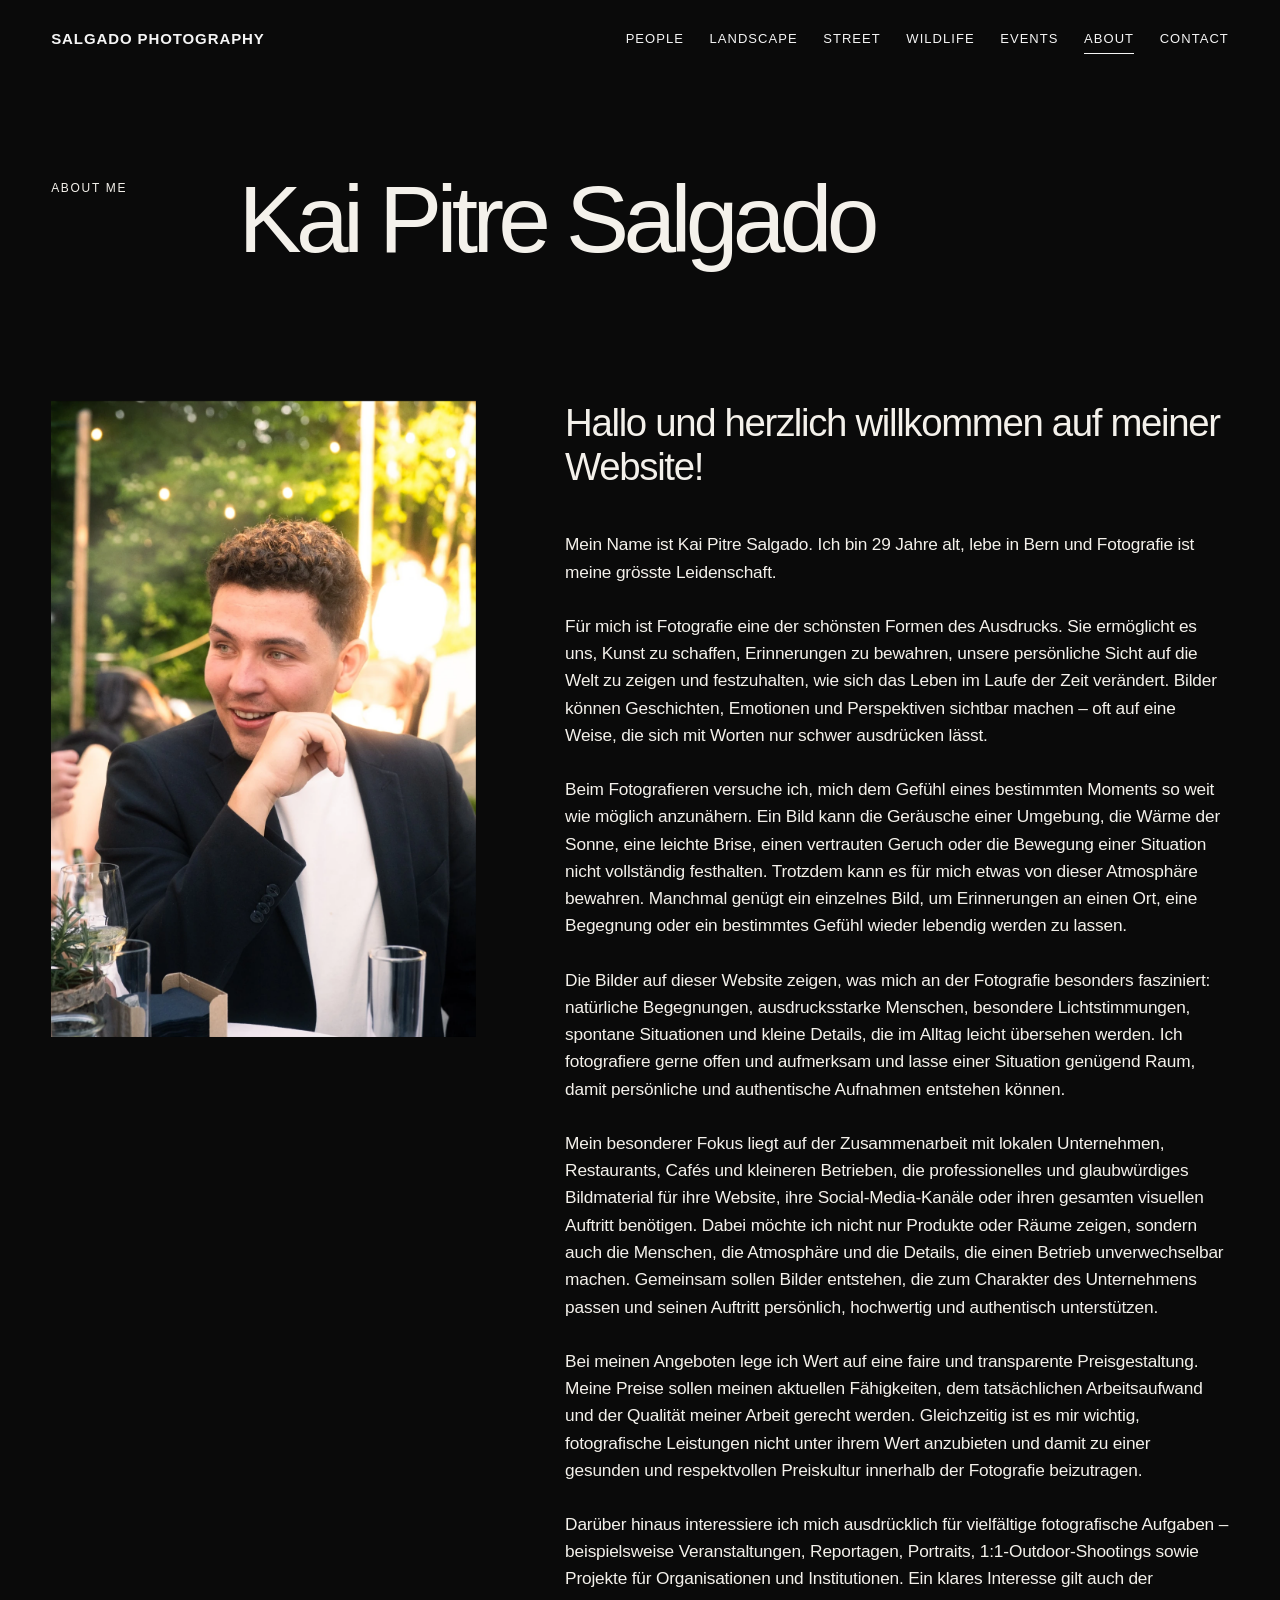
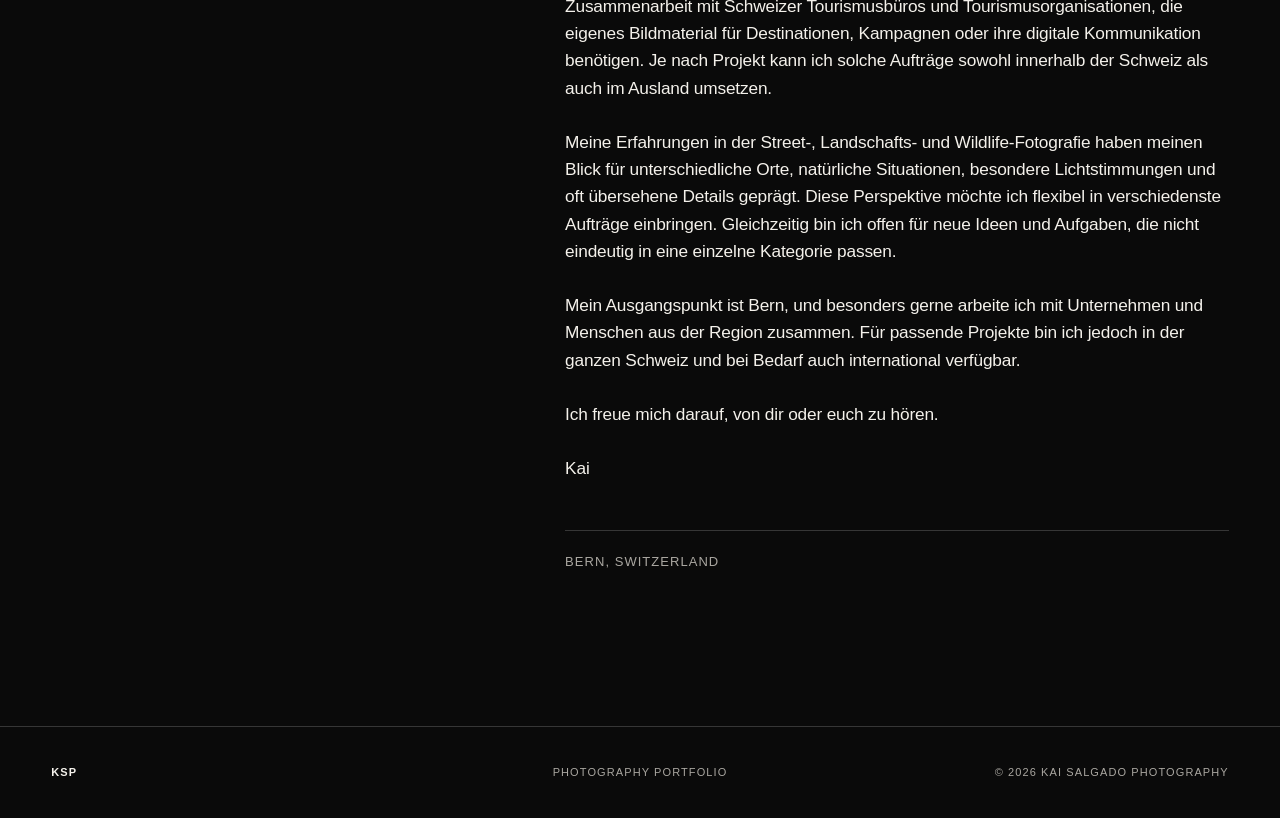
<file: about.html>
<!doctype html>
<html lang="en">
<head>
  <title>About — Kai Salgado Photography</title>

  <meta charset="utf-8">
  <meta name="viewport" content="width=device-width, initial-scale=1, viewport-fit=cover">
  <meta name="theme-color" content="#0a0a0a">
  <meta name="color-scheme" content="dark">
  <meta name="description" content="Photography portfolio of Kai Salgado Photography.">
  <link rel="icon" href="assets/favicon.svg" type="image/svg+xml">
  <link rel="stylesheet" href="assets/css/styles.css?v=20260803-family-photo-fix">
  <script defer src="assets/js/site-data.js?v=20260803-family-photo-fix"></script>
  <script defer src="assets/js/main.js?v=20260803-family-photo-fix"></script>
</head>
<body class="page-text">

<header class="site-header" data-header>
  <a class="brand" href="index.html" aria-label="Home">SALGADO PHOTOGRAPHY</a>
  <button class="menu-toggle" type="button" aria-expanded="false" aria-controls="site-navigation" data-menu-toggle>
    <span class="menu-toggle__label">Menu</span>
    <span class="menu-toggle__icon" aria-hidden="true"><i></i><i></i></span>
  </button>
  <nav class="site-nav" id="site-navigation" aria-label="Primary navigation" data-nav>
    <a href="gallery.html?category=people">People</a>
    <a href="gallery.html?category=landscape">Landscape</a>
    <a href="gallery.html?category=street">Street</a>
    <a href="gallery.html?category=wildlife">Wildlife</a>
    <a href="gallery.html?category=events">Events</a>
    <a href="about.html">About</a>
    <a href="contact.html">Contact</a>
  </nav>
</header>

<main class="text-page">
  <section class="text-page__intro">
    <p class="eyebrow">About me</p>
    <h1>Kai Pitre Salgado</h1>
  </section>
  <section class="about-layout">
    <div class="about-layout__image" data-about-image></div>
    <div class="about-layout__copy" data-about-copy></div>
  </section>
</main>

<footer class="site-footer">
  <a href="index.html" class="site-footer__brand">KSP</a>
  <p>Photography portfolio</p>
  <p>© <span data-year></span> Kai Salgado Photography</p>
</footer>

</body>
</html>
</file>
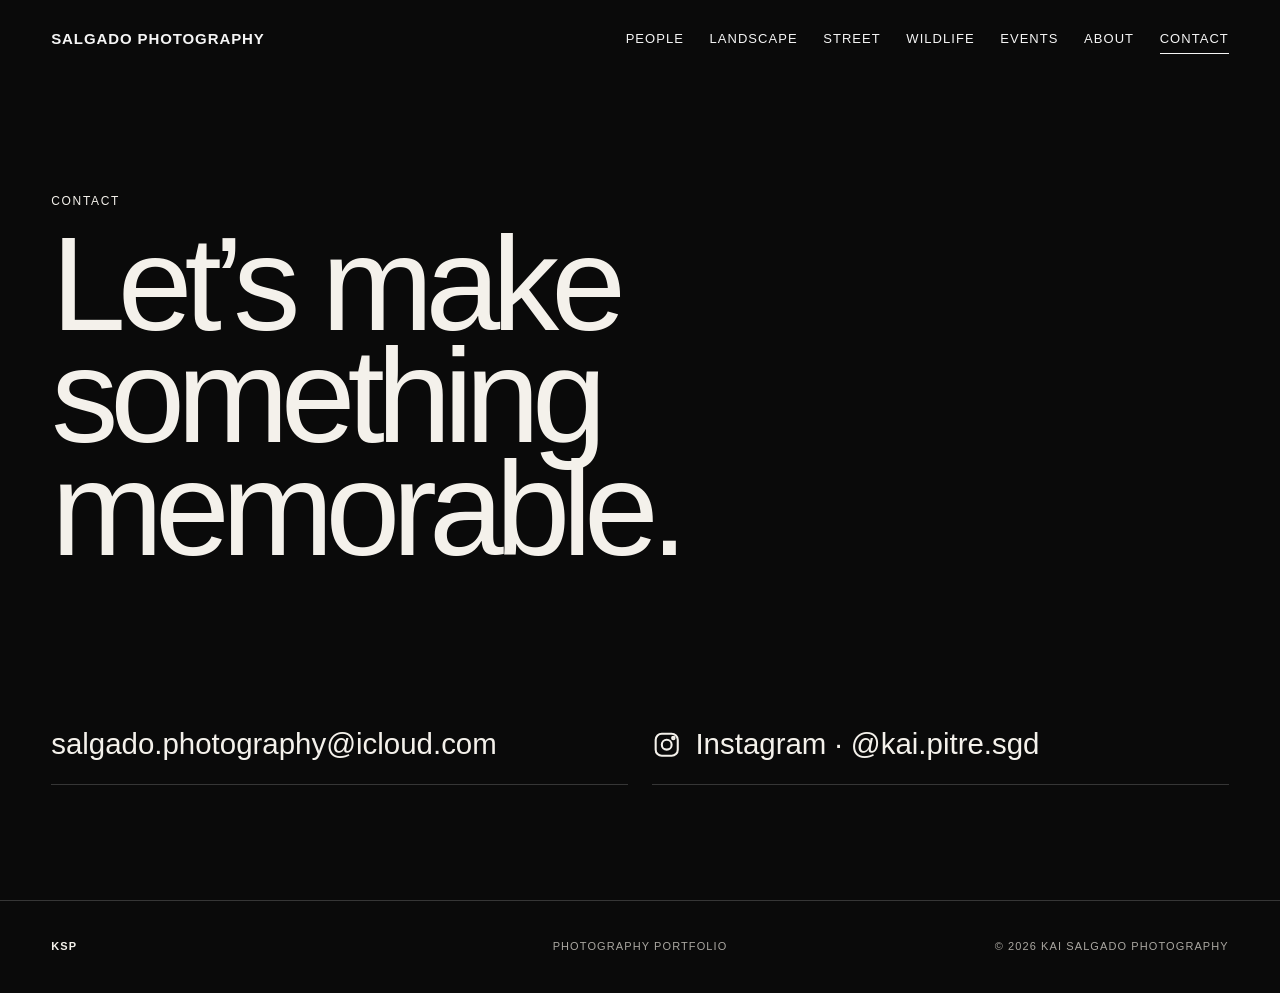
<file: contact.html>
<!doctype html>
<html lang="en">
<head>
  <title>Contact — Kai Salgado Photography</title>

  <meta charset="utf-8">
  <meta name="viewport" content="width=device-width, initial-scale=1, viewport-fit=cover">
  <meta name="theme-color" content="#0a0a0a">
  <meta name="color-scheme" content="dark">
  <meta name="description" content="Photography portfolio of Kai Salgado Photography.">
  <link rel="icon" href="assets/favicon.svg" type="image/svg+xml">
  <link rel="stylesheet" href="assets/css/styles.css?v=20260803-family-photo-fix">
  <script defer src="assets/js/site-data.js?v=20260803-family-photo-fix"></script>
  <script defer src="assets/js/main.js?v=20260803-family-photo-fix"></script>
</head>
<body class="page-text page-contact">

<header class="site-header" data-header>
  <a class="brand" href="index.html" aria-label="Home">SALGADO PHOTOGRAPHY</a>
  <button class="menu-toggle" type="button" aria-expanded="false" aria-controls="site-navigation" data-menu-toggle>
    <span class="menu-toggle__label">Menu</span>
    <span class="menu-toggle__icon" aria-hidden="true"><i></i><i></i></span>
  </button>
  <nav class="site-nav" id="site-navigation" aria-label="Primary navigation" data-nav>
    <a href="gallery.html?category=people">People</a>
    <a href="gallery.html?category=landscape">Landscape</a>
    <a href="gallery.html?category=street">Street</a>
    <a href="gallery.html?category=wildlife">Wildlife</a>
    <a href="gallery.html?category=events">Events</a>
    <a href="about.html">About</a>
    <a href="contact.html">Contact</a>
  </nav>
</header>

<main class="contact-page">
  <p class="eyebrow">Contact</p>
  <h1>Let’s make<br>something memorable.</h1>
  <div class="contact-page__details" data-contact-details></div>
</main>

<footer class="site-footer">
  <a href="index.html" class="site-footer__brand">KSP</a>
  <p>Photography portfolio</p>
  <p>© <span data-year></span> Kai Salgado Photography</p>
</footer>

</body>
</html>
</file>
<file: assets/css/styles.css>
:root {
  --bg: #0a0a0a;
  --surface: #111;
  --text: #f4f1eb;
  --muted: #aaa7a1;
  --line: rgba(255,255,255,.18);
  --header-h: 78px;
  --page-pad: clamp(20px, 4vw, 68px);
  --gap: clamp(14px, 2.2vw, 36px);
  --ease: cubic-bezier(.22,.61,.36,1);
}
* { box-sizing: border-box; }
html { scroll-behavior: smooth; background: var(--bg); }
body {
  margin: 0;
  color: var(--text);
  background: var(--bg);
  font-family: Arial, Helvetica, sans-serif;
  font-size: 16px;
  line-height: 1.45;
  overflow-x: hidden;
  -webkit-font-smoothing: antialiased;
}
body.menu-open, body.lightbox-open { overflow: hidden; }
a { color: inherit; text-decoration: none; }
button { color: inherit; font: inherit; }
img { max-width: 100%; display: block; }
::selection { color: #0a0a0a; background: #f4f1eb; }

.site-header {
  position: fixed;
  inset: 0 0 auto 0;
  height: var(--header-h);
  padding: 0 var(--page-pad);
  display: flex;
  align-items: center;
  justify-content: space-between;
  z-index: 100;
  mix-blend-mode: difference;
  color: #fff;
  transition: background .35s var(--ease), color .35s var(--ease), mix-blend-mode .35s;
}
.site-header.is-solid { background: rgba(10,10,10,.92); backdrop-filter: blur(12px); mix-blend-mode: normal; }
.brand {
  position: relative;
  z-index: 102;
  font-size: 15px;
  font-weight: 700;
  letter-spacing: .06em;
  text-transform: uppercase;
  white-space: nowrap;
}
.site-nav { display: flex; align-items: center; gap: clamp(18px, 2vw, 34px); }
.site-nav a { font-size: 13px; letter-spacing: .08em; text-transform: uppercase; position: relative; }
.site-nav a::after { content: ''; position: absolute; left: 0; right: 100%; bottom: -6px; height: 1px; background: currentColor; transition: right .25s var(--ease); }
.site-nav a:hover::after, .site-nav a[aria-current="page"]::after { right: 0; }
.menu-toggle { display: none; border: 0; background: transparent; padding: 12px 0 12px 16px; z-index: 102; cursor: pointer; }
.menu-toggle__label { font-size: 12px; letter-spacing: .08em; text-transform: uppercase; }
.menu-toggle__icon { display: inline-flex; width: 22px; height: 12px; margin-left: 10px; flex-direction: column; justify-content: space-between; vertical-align: middle; }
.menu-toggle__icon i { height: 1px; width: 100%; background: currentColor; transition: transform .3s var(--ease); transform-origin: center; }
.menu-open .menu-toggle__icon i:first-child { transform: translateY(5.5px) rotate(45deg); }
.menu-open .menu-toggle__icon i:last-child { transform: translateY(-5.5px) rotate(-45deg); }

.eyebrow { margin: 0 0 1rem; font-size: 12px; letter-spacing: .14em; text-transform: uppercase; }
.home-hero, .gallery-hero { min-height: 100svh; position: relative; overflow: hidden; }
.home-hero__media, .gallery-hero__media, .project-card__media, .about-layout__image { position: absolute; inset: 0; background-size: cover; background-position: center; }
.home-hero__media, .gallery-hero__media { background-image: var(--hero-desktop); background-position: var(--hero-position-desktop, center); }
.project-card__media { background-image: var(--card-desktop); }
.home-hero__media { transform: scale(1.02); animation: hero-in 1.4s var(--ease) both; }
@keyframes hero-in { from { opacity: 0; transform: scale(1.07); } to { opacity: 1; transform: scale(1.02); } }
.home-hero__shade, .gallery-hero__shade { position: absolute; inset: 0; background: linear-gradient(90deg, rgba(0,0,0,.58) 0%, rgba(0,0,0,.18) 55%, rgba(0,0,0,.08) 100%); }
.home-hero__content { position: absolute; left: var(--page-pad); right: var(--page-pad); bottom: clamp(38px, 8vh, 110px); z-index: 2; }
.home-hero h1 { margin: 0; max-width: 980px; font-size: clamp(54px, 8.4vw, 138px); line-height: .9; letter-spacing: -.055em; font-weight: 500; }
.scroll-cue { display: inline-flex; gap: 18px; margin-top: clamp(28px, 5vh, 64px); font-size: 12px; text-transform: uppercase; letter-spacing: .12em; }

.work-index { padding: clamp(90px, 12vw, 190px) var(--page-pad); }
.section-intro { display: grid; grid-template-columns: 1fr 2fr; align-items: end; margin-bottom: clamp(50px, 7vw, 110px); }
.section-intro h2 { margin: 0; font-size: clamp(38px, 6vw, 90px); line-height: .96; letter-spacing: -.045em; font-weight: 500; }
.project-grid { display: grid; grid-template-columns: repeat(12, 1fr); gap: var(--gap); }
.project-card { position: relative; overflow: hidden; min-height: min(74vh, 840px); background: #171717; }
.project-card:nth-child(1) { grid-column: 1 / span 7; }
.project-card:nth-child(2) { grid-column: 8 / -1; margin-top: 16vh; }
.project-card:nth-child(3) { grid-column: 1 / span 5; margin-top: 4vh; }
.project-card:nth-child(4) { grid-column: 6 / -1; margin-top: 18vh; }
.project-card:nth-child(5) { grid-column: 2 / span 8; margin-top: 5vh; }
.project-card__media { transition: transform .8s var(--ease), filter .45s; }
.project-card::after { content: ''; position: absolute; inset: 0; background: linear-gradient(0deg, rgba(0,0,0,.64), rgba(0,0,0,.02) 62%); }
.project-card__content { position: absolute; z-index: 2; left: clamp(20px, 2.5vw, 42px); right: clamp(20px, 2.5vw, 42px); bottom: clamp(20px, 2.5vw, 42px); }
.project-card h3 { margin: 0; font-size: clamp(38px, 4vw, 70px); font-weight: 500; letter-spacing: -.04em; line-height: 1; }
.project-card p { max-width: 420px; margin: 12px 0 0; color: rgba(255,255,255,.78); }
.project-card:hover .project-card__media { transform: scale(1.035); filter: saturate(.92); }
.home-statement { min-height: 70svh; display: grid; place-content: center; text-align: center; padding: 80px var(--page-pad); border-top: 1px solid var(--line); }
.home-statement p { max-width: 1100px; margin: 0; font-size: clamp(40px, 6.3vw, 100px); line-height: 1; letter-spacing: -.05em; }
.text-link { display: inline-block; margin-top: 42px; font-size: 12px; letter-spacing: .12em; text-transform: uppercase; }

.gallery-hero { min-height: 66svh; }
.gallery-hero__media { background-size: cover; background-position: center; }
.gallery-hero__shade { background: linear-gradient(0deg, rgba(0,0,0,.62), rgba(0,0,0,.04) 68%); }
.gallery-hero__content { position: absolute; left: var(--page-pad); right: var(--page-pad); bottom: clamp(34px, 6vw, 90px); z-index: 2; }
.gallery-hero h1 { margin: 0; font-size: clamp(72px, 12vw, 184px); line-height: .82; letter-spacing: -.06em; font-weight: 500; }
.gallery-hero__content > p:last-child { margin: 24px 0 0; max-width: 560px; color: rgba(255,255,255,.82); font-size: clamp(16px, 1.4vw, 22px); }
.gallery-content { padding: clamp(54px, 7vw, 105px) var(--page-pad); }
.gallery-rows { column-count: 3; column-gap: clamp(12px, 1.5vw, 24px); max-width: 1500px; margin: 0 auto; }
.gallery-item { display: inline-block; width: 100%; margin: 0 0 clamp(12px, 1.5vw, 24px); position: relative; overflow: hidden; background: #141414; cursor: zoom-in; break-inside: avoid; }
.gallery-item img { display: block; width: 100%; height: auto; transition: transform .6s var(--ease), opacity .35s; }
.gallery-item:hover img { transform: scale(1.012); }
.gallery-item button { display: block; width: 100%; padding: 0; border: 0; background: transparent; cursor: zoom-in; }
.next-project { border-top: 1px solid var(--line); padding: clamp(70px, 10vw, 150px) var(--page-pad); }
.next-project a { display: flex; align-items: flex-end; justify-content: space-between; gap: 30px; }
.next-project small { display: block; margin-bottom: 18px; font-size: 11px; letter-spacing: .14em; text-transform: uppercase; color: var(--muted); }
.next-project strong { display: block; font-size: clamp(54px, 10vw, 150px); font-weight: 500; line-height: .8; letter-spacing: -.06em; }
.next-project span { font-size: clamp(30px, 5vw, 80px); }

.lightbox { position: fixed; inset: 0; z-index: 300; background: rgba(7,7,7,.97); display: grid; grid-template-columns: 80px 1fr 80px; align-items: center; padding: 68px 24px 24px; }
.lightbox[hidden] { display: none; }
.lightbox__figure { margin: 0; height: calc(100svh - 100px); display: flex; align-items: center; justify-content: center; flex-direction: column; }
.lightbox__figure img { max-width: 100%; max-height: calc(100% - 40px); object-fit: contain; }
.lightbox__figure figcaption { margin-top: 15px; color: var(--muted); font-size: 12px; }
.lightbox__close { position: absolute; top: 22px; right: 26px; border: 0; background: transparent; font-size: 12px; letter-spacing: .12em; text-transform: uppercase; cursor: pointer; }
.lightbox__arrow { border: 0; background: transparent; font-size: 38px; cursor: pointer; padding: 20px; }

.text-page { padding: calc(var(--header-h) + clamp(60px, 8vw, 120px)) var(--page-pad) clamp(90px, 12vw, 180px); }
.text-page__intro { display: grid; grid-template-columns: 1fr 2fr; margin-bottom: clamp(70px, 11vw, 170px); }
.text-page__intro h1 { margin: 0; font-size: clamp(64px, 10vw, 155px); line-height: .84; letter-spacing: -.06em; font-weight: 500; }
.about-layout { display: grid; grid-template-columns: minmax(280px,.78fr) minmax(0,1.22fr); gap: clamp(48px, 7vw, 130px); align-items: start; }
.about-layout__image { position: sticky; top: calc(var(--header-h) + 32px); aspect-ratio: 2/3; max-width: 520px; width: 100%; background-position: center; }
.about-layout__copy { max-width: 880px; }
.about-layout__copy p { margin: 0 0 1.55em; font-size: clamp(17px, 1.35vw, 22px); line-height: 1.58; letter-spacing: -.01em; }
.about-layout__copy p:first-child { font-size: clamp(28px, 3vw, 46px); line-height: 1.15; letter-spacing: -.035em; margin-bottom: 1.1em; }
.about-layout__copy p:last-of-type { margin-bottom: 0; }
.about-layout__meta { border-top: 1px solid var(--line); padding-top: 22px; margin-top: 48px; color: var(--muted); font-size: 13px; text-transform: uppercase; letter-spacing: .08em; }
.contact-page { min-height: 100svh; padding: calc(var(--header-h) + clamp(70px, 9vw, 140px)) var(--page-pad) clamp(70px, 9vw, 140px); display: flex; flex-direction: column; }
.contact-page h1 { margin: 0; max-width: 1350px; font-size: clamp(58px, 10.5vw, 170px); line-height: .84; letter-spacing: -.06em; font-weight: 500; }
.contact-page__details { margin-top: auto; padding-top: 80px; display: grid; grid-template-columns: 1fr 1fr; gap: 24px; align-items: end; }
.contact-page__details a { font-size: clamp(20px, 2.3vw, 38px); border-bottom: 1px solid var(--line); padding: 18px 0; }
.contact-page__note { margin: 30px 0 0; color: var(--muted); font-size: 12px; }
.contact-page__note code { color: var(--text); }

.site-footer { padding: 38px var(--page-pad); display: grid; grid-template-columns: 1fr 1fr 1fr; align-items: center; border-top: 1px solid var(--line); color: var(--muted); font-size: 11px; text-transform: uppercase; letter-spacing: .1em; }
.site-footer p { margin: 0; text-align: center; }
.site-footer p:last-child { text-align: right; }
.site-footer__brand { color: var(--text); font-weight: 700; }

.reveal { opacity: 0; transform: translateY(24px); transition: opacity .8s var(--ease), transform .8s var(--ease); }
.reveal.is-visible { opacity: 1; transform: translateY(0); }

@media (max-width: 1100px) {
  :root { --header-h: 70px; }
  .menu-toggle { display: block; }
  .site-header { mix-blend-mode: normal; }
  .site-nav {
    position: fixed; inset: 0; background: #0a0a0a; padding: calc(var(--header-h) + 30px) var(--page-pad) 50px;
    display: flex; flex-direction: column; align-items: flex-start; justify-content: center; gap: 8px;
    opacity: 0; visibility: hidden; transform: translateY(-12px); transition: opacity .3s, visibility .3s, transform .3s;
  }
  .menu-open .site-nav { opacity: 1; visibility: visible; transform: none; }
  .site-nav a { font-size: clamp(34px, 6.5vw, 70px); line-height: 1.08; letter-spacing: -.035em; text-transform: none; }
  .site-nav a::after { display: none; }
  .project-card:nth-child(n) { min-height: 60vh; }
  .project-card:nth-child(1) { grid-column: 1 / span 7; }
  .project-card:nth-child(2) { grid-column: 8 / -1; margin-top: 10vh; }
  .project-card:nth-child(3) { grid-column: 1 / span 6; }
  .project-card:nth-child(4) { grid-column: 7 / -1; margin-top: 10vh; }
  .project-card:nth-child(5) { grid-column: 2 / span 9; }
  .about-layout { grid-template-columns: minmax(260px,.8fr) minmax(0,1.2fr); }
  .gallery-rows { column-count: 2; }
}

@media (max-width: 760px) {
  :root { --page-pad: 18px; --gap: 12px; --header-h: 64px; }
  .site-header { padding-left: 18px; padding-right: 18px; }
  .brand { font-size: 12px; }
  .home-hero { min-height: 100svh; }
  .home-hero__media, .gallery-hero__media { background-image: var(--hero-mobile); background-position: var(--hero-position-mobile, center); }
  .project-card__media { background-image: var(--card-mobile); }
  .home-hero__shade { background: linear-gradient(0deg, rgba(0,0,0,.65), rgba(0,0,0,.05) 72%); }
  .home-hero__content { bottom: 38px; }
  .home-hero h1 { font-size: clamp(48px, 16vw, 78px); max-width: 95%; }
  .scroll-cue { margin-top: 30px; }
  .work-index { padding-top: 86px; padding-bottom: 100px; }
  .section-intro { grid-template-columns: 1fr; gap: 28px; margin-bottom: 50px; }
  .project-grid { display: flex; flex-direction: column; gap: 18px; }
  .project-card:nth-child(n) { margin: 0; min-height: 68svh; }
  .project-card h3 { font-size: 46px; }
  .project-card p { font-size: 14px; }
  .home-statement { min-height: 66svh; }
  .home-statement p { font-size: clamp(36px, 12vw, 58px); }
  .gallery-hero { min-height: 62svh; }
  .gallery-hero h1 { font-size: clamp(64px, 22vw, 104px); }
  .gallery-hero__content > p:last-child { margin-top: 16px; font-size: 15px; }
  .gallery-content { padding-top: 58px; padding-bottom: 90px; }
  .gallery-rows { column-count: 1; }
  .gallery-item { margin-bottom: 18px; }
  .next-project a { align-items: center; }
  .next-project strong { font-size: clamp(48px, 17vw, 82px); }
  .lightbox { grid-template-columns: 1fr; padding: 64px 12px 78px; }
  .lightbox__figure { height: calc(100svh - 142px); }
  .lightbox__arrow { position: absolute; bottom: 18px; font-size: 28px; }
  .lightbox__arrow--prev { left: 18px; }
  .lightbox__arrow--next { right: 18px; }
  .text-page { padding-top: calc(var(--header-h) + 56px); }
  .text-page__intro { grid-template-columns: 1fr; gap: 34px; margin-bottom: 64px; }
  .text-page__intro h1 { font-size: clamp(62px, 20vw, 96px); }
  .about-layout { grid-template-columns: 1fr; gap: 48px; }
  .about-layout__image { position: relative; top: auto; aspect-ratio: 2/3; max-width: 100%; }
  .about-layout__copy p { font-size: 17px; line-height: 1.6; }
  .about-layout__copy p:first-child { font-size: 32px; line-height: 1.18; }
  .contact-page { min-height: 100svh; }
  .contact-page h1 { font-size: clamp(54px, 18vw, 90px); }
  .contact-page__details { grid-template-columns: 1fr; margin-top: 80px; padding-top: 0; }
  .site-footer { grid-template-columns: 1fr 1fr; gap: 14px; }
  .site-footer p:nth-child(2) { display: none; }
}


/* Finetuning: reliable project covers, mobile navigation and contact links */
.project-card__media {
  display: block;
  overflow: hidden;
  background: #171717;
}
.project-card__media img {
  width: 100%;
  height: 100%;
  object-fit: cover;
  object-position: center;
  transition: transform .8s var(--ease), filter .45s;
}
.project-card:hover .project-card__media img {
  transform: scale(1.035);
  filter: saturate(.92);
}
.contact-link {
  display: flex;
  align-items: center;
  gap: 14px;
}
.contact-link--instagram svg {
  width: 1em;
  height: 1em;
  flex: 0 0 auto;
  fill: none;
  stroke: currentColor;
  stroke-width: 1.7;
}

@media (max-width: 1100px) {
  .menu-open .site-header {
    background: #0a0a0a;
    backdrop-filter: none;
  }
  .site-nav {
    z-index: 101;
    height: 100svh;
    overflow-y: auto;
    justify-content: flex-start;
    padding-top: calc(var(--header-h) + 46px);
    padding-bottom: max(42px, env(safe-area-inset-bottom));
  }
}

@media (max-width: 760px) {
  .site-header {
    background: rgba(10,10,10,.96);
    backdrop-filter: blur(10px);
  }
  .site-nav {
    gap: 5px;
    padding-left: 22px;
    padding-right: 22px;
  }
  .site-nav a {
    font-size: clamp(31px, 10.5vw, 48px);
    line-height: 1.08;
    padding: 3px 0;
  }
  .project-card__media {
    background-image: none;
  }
}

@media (prefers-reduced-motion: reduce) {
  html { scroll-behavior: auto; }
  *, *::before, *::after { animation-duration: .01ms !important; animation-iteration-count: 1 !important; transition-duration: .01ms !important; }
}

/* V4: uncropped category covers and a curated opening pair in People */
.project-card {
  min-height: 0 !important;
  overflow: hidden;
}
.project-card__media {
  position: relative;
  inset: auto;
  width: 100%;
  height: auto;
}
.project-card__media img {
  width: 100%;
  height: auto;
  object-fit: contain;
  object-position: center;
}
.project-card::after {
  pointer-events: none;
}

.gallery-featured-pair {
  display: grid;
  grid-template-columns: repeat(2, minmax(0, 1fr));
  gap: clamp(12px, 1.5vw, 24px);
  max-width: 1500px;
  margin: 0 auto clamp(12px, 1.5vw, 24px);
  align-items: start;
}
.gallery-featured-pair .gallery-item {
  margin: 0;
}
.gallery-featured-pair .gallery-item img {
  width: 100%;
  height: auto;
  object-fit: contain;
}

@media (max-width: 760px) {
  .project-card:nth-child(n) {
    min-height: 0 !important;
  }
  .gallery-featured-pair {
    grid-template-columns: 1fr;
    gap: 18px;
    margin-bottom: 18px;
  }
}


/* V5: balanced homepage category grid */
.page-home .project-grid {
  display: grid;
  grid-template-columns: repeat(6, minmax(0, 1fr));
  gap: clamp(18px, 2.3vw, 34px);
  max-width: 1540px;
  margin-inline: auto;
  align-items: start;
}
.page-home .project-card:nth-child(1) { grid-column: 1 / span 2; }
.page-home .project-card:nth-child(2) { grid-column: 3 / span 2; }
.page-home .project-card:nth-child(3) { grid-column: 5 / span 2; }
.page-home .project-card:nth-child(4) { grid-column: 2 / span 2; }
.page-home .project-card:nth-child(5) { grid-column: 4 / span 2; }

.page-home .project-card:nth-child(n) {
  width: 100%;
  margin: 0;
  min-height: 0 !important;
  aspect-ratio: 2 / 3;
}
.page-home .project-card__media {
  position: absolute;
  inset: 0;
  width: 100%;
  height: 100%;
}
.page-home .project-card__media img {
  width: 100%;
  height: 100%;
  object-fit: cover;
  object-position: center;
}
.page-home .project-card__content {
  padding-top: 60px;
}
.page-home .project-card h3 {
  font-size: clamp(34px, 3.3vw, 58px);
}
.page-home .project-card p {
  font-size: clamp(13px, 1.05vw, 16px);
  line-height: 1.45;
}

@media (max-width: 1100px) {
  .page-home .project-grid {
    grid-template-columns: repeat(2, minmax(0, 1fr));
  }
  .page-home .project-card:nth-child(n) {
    grid-column: auto;
  }
  .page-home .project-card:nth-child(5) {
    grid-column: 1 / -1;
    width: calc((100% - clamp(18px, 2.3vw, 34px)) / 2);
    justify-self: center;
  }
}

@media (max-width: 760px) {
  .page-home .project-grid {
    display: grid;
    grid-template-columns: 1fr;
    gap: 18px;
  }
  .page-home .project-card:nth-child(n),
  .page-home .project-card:nth-child(5) {
    grid-column: auto;
    width: 100%;
    aspect-ratio: 2 / 3;
  }
  .page-home .project-card h3 {
    font-size: clamp(38px, 13vw, 52px);
  }
}

/* V6: one-line desktop About heading and a balanced People opening row */
@media (min-width: 1101px) {
  .page-text .text-page__intro {
    grid-template-columns: minmax(120px, .55fr) minmax(0, 4fr);
    column-gap: clamp(24px, 4vw, 72px);
  }
  .page-text .text-page__intro h1 {
    white-space: nowrap;
    font-size: clamp(58px, 7.4vw, 118px);
  }
}

.gallery-featured-people {
  display: grid;
  grid-template-columns: minmax(0, 2fr) minmax(0, 1fr);
  gap: clamp(12px, 1.5vw, 24px);
  max-width: 1500px;
  margin: 0 auto clamp(12px, 1.5vw, 24px);
  align-items: stretch;
}
.gallery-featured-people:empty {
  display: none;
}
.gallery-featured-people .gallery-item {
  display: block;
  width: 100%;
  height: 100%;
  margin: 0;
}
.gallery-featured-people .gallery-item:first-child {
  aspect-ratio: 3 / 2;
}
.gallery-featured-people .gallery-item button,
.gallery-featured-people .gallery-item img {
  width: 100%;
  height: 100%;
}
.gallery-featured-people .gallery-item img {
  object-fit: cover;
  object-position: center;
}

@media (max-width: 760px) {
  .page-text .text-page__intro h1 {
    white-space: normal;
  }
  .gallery-featured-people {
    grid-template-columns: 1fr;
    gap: 18px;
    margin-bottom: 18px;
  }
  .gallery-featured-people .gallery-item:first-child {
    aspect-ratio: 3 / 2;
  }
  .gallery-featured-people .gallery-item:nth-child(2) {
    aspect-ratio: 2 / 3;
  }
}
</file>
